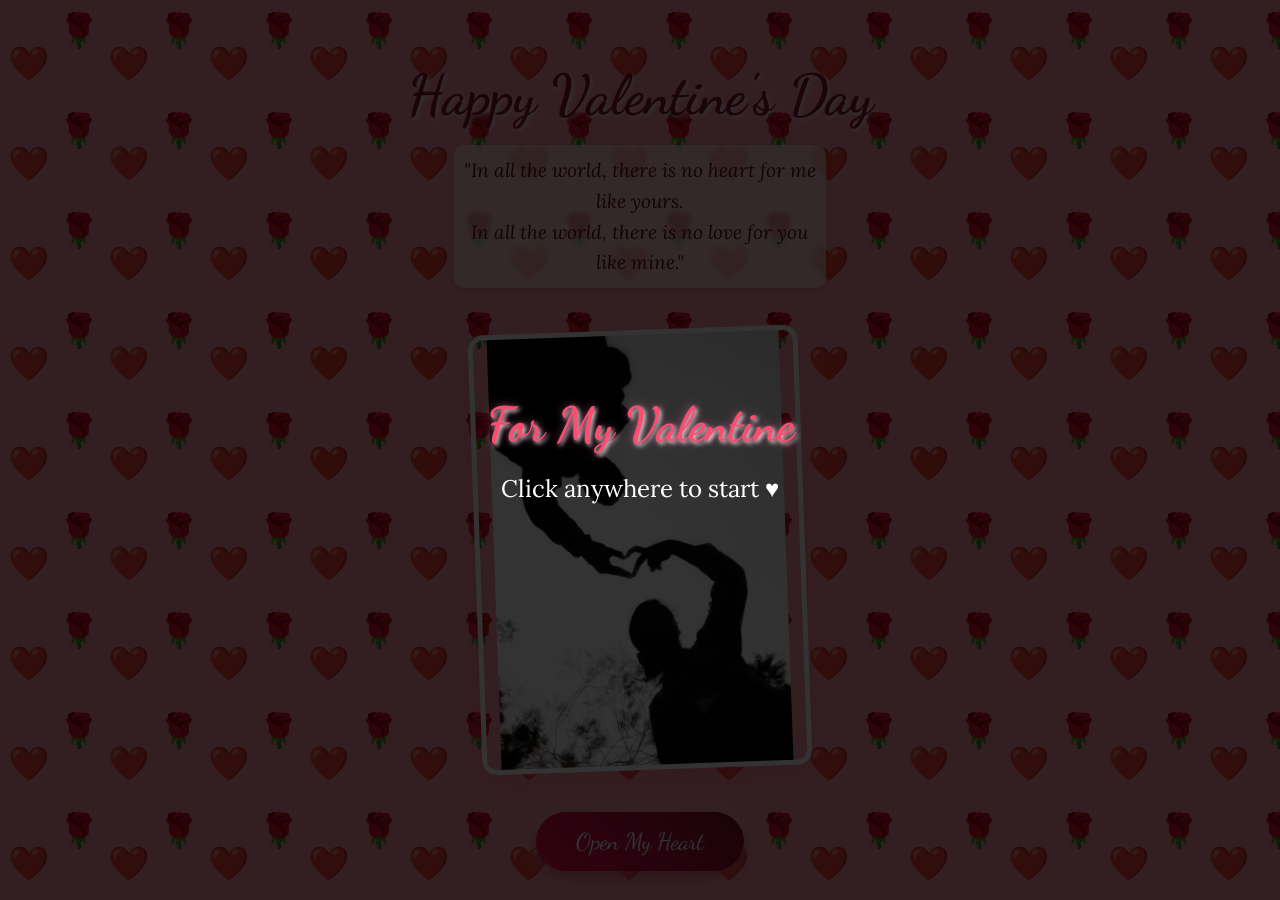
<file: index.html>
<!DOCTYPE html>
<html lang="en">

<head>
    <meta charset="UTF-8">
    <meta name="viewport" content="width=device-width, initial-scale=1.0">
    <title>For My Valentine</title>
    <link rel="stylesheet" href="css/style.css">
    <link
        href="https://fonts.googleapis.com/css2?family=Dancing+Script:wght@400;700&family=Lora:ital,wght@0,400;0,600;1,400&display=swap"
        rel="stylesheet">
</head>

<body>
    <div id="sparkles-container"></div>

    <div id="music-overlay"
        style="position: fixed; top: 0; left: 0; width: 100%; height: 100%; background: rgba(0,0,0,0.8); z-index: 9999; display: flex; justify-content: center; align-items: center; color: white; flex-direction: column; cursor: pointer;">
        <h1 style="font-family: var(--font-heading); font-size: 3rem; margin-bottom: 20px; color: #ff4d6d;">For My
            Valentine</h1>
        <p style="font-family: var(--font-body); font-size: 1.5rem; animation: pulse 1.5s infinite;">Click anywhere to
            start &hearts;</p>
    </div>

    <div class="landing-page">
        <div class="hero-text">
            <h1>Happy Valentine's Day</h1>
            <p class="quote">
                "In all the world, there is no heart for me like yours. <br>
                In all the world, there is no love for you like mine."
            </p>
        </div>

        <div class="hero-section">
            <div class="hero-image-container">
                <!-- Using hero-img.jpeg as the new hero image -->
                <img src="assets/images/hero-img.jpeg" alt="Us" class="hero-image">
            </div>
        </div>

        <div style="margin-top: 2rem;">
            <a href="pages/memory1.html" class="enter-btn" onclick="enterSite(event)">Open My Heart</a>
        </div>
    </div>

    <!-- Audio element for background music -->
    <!-- Using the first music track -->
    <!-- Audio element for background music -->
    <!-- Using the first music track -->
    <audio id="bg-music" loop>
        <source src="assets/music/landing-music.mp3" type="audio/mpeg">
        Your browser does not support the audio element.
    </audio>

    <script src="js/script.js"></script>
</body>

</html>
</file>
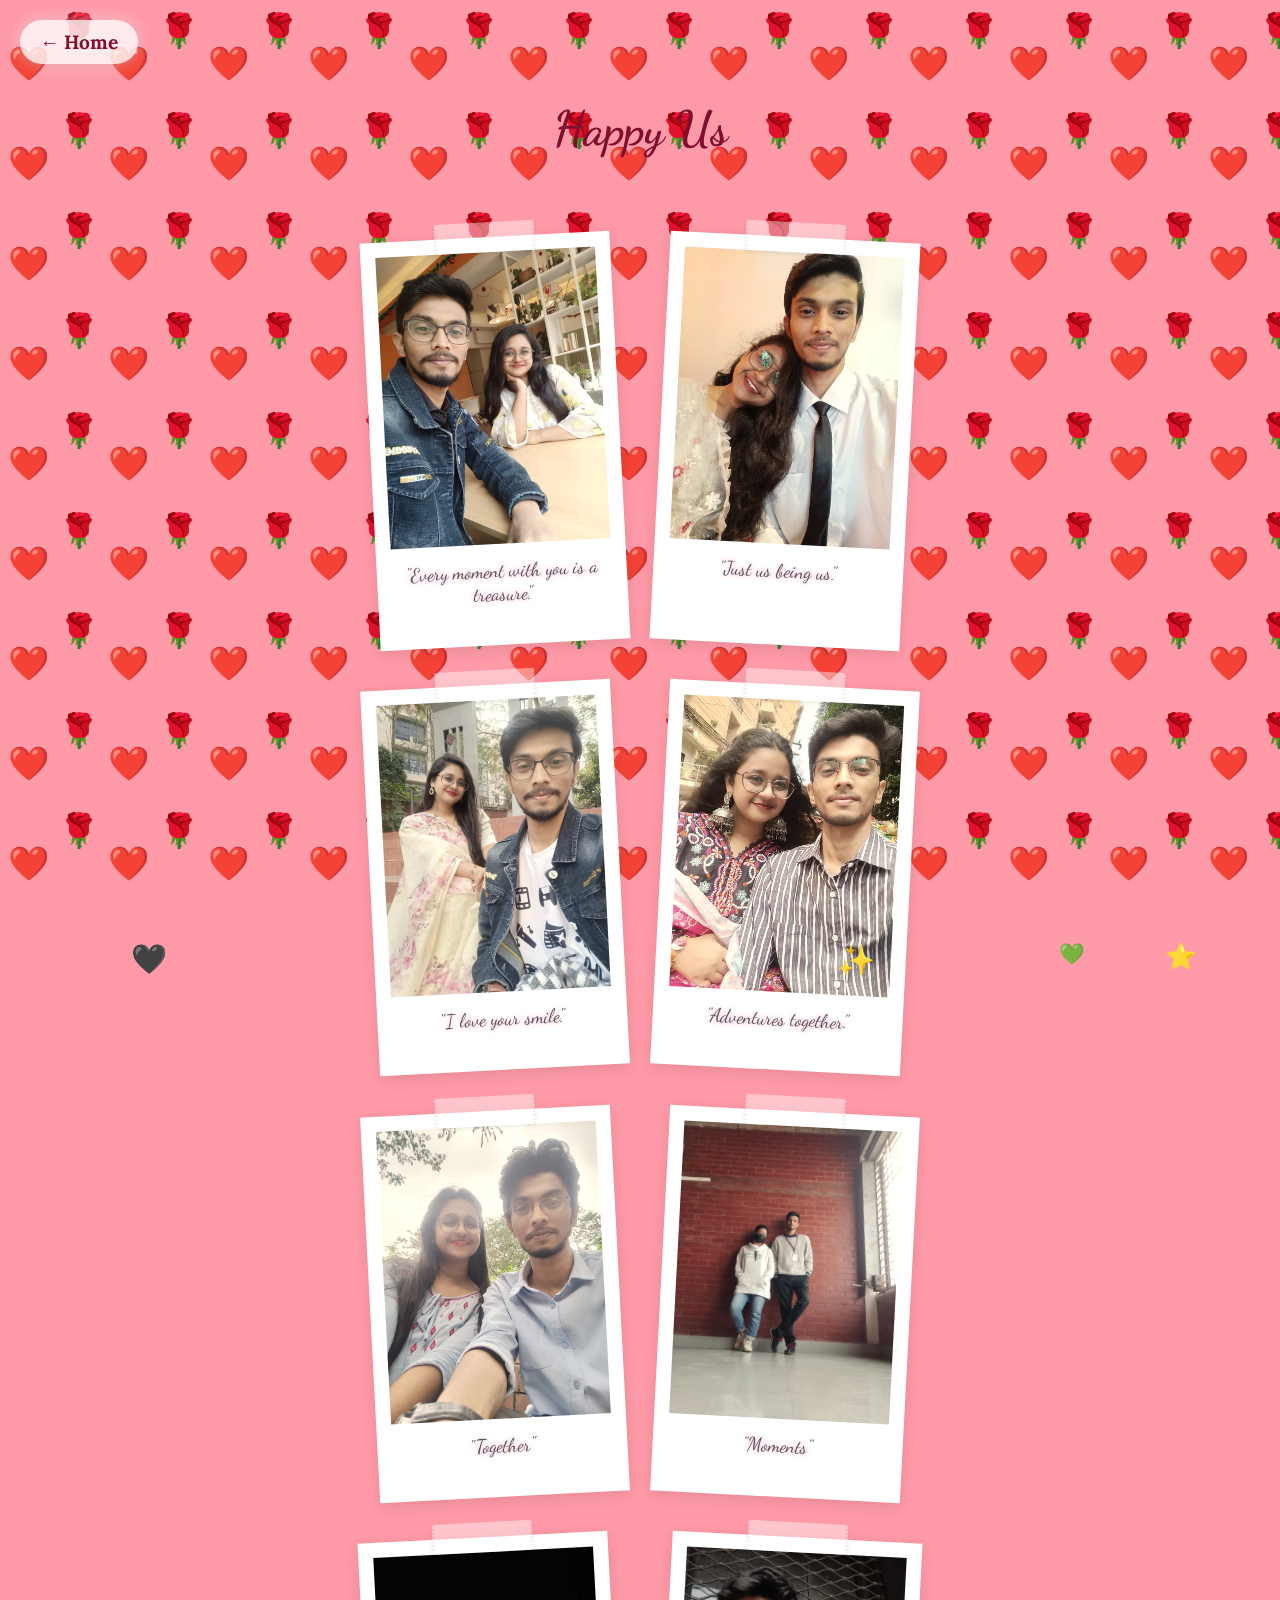
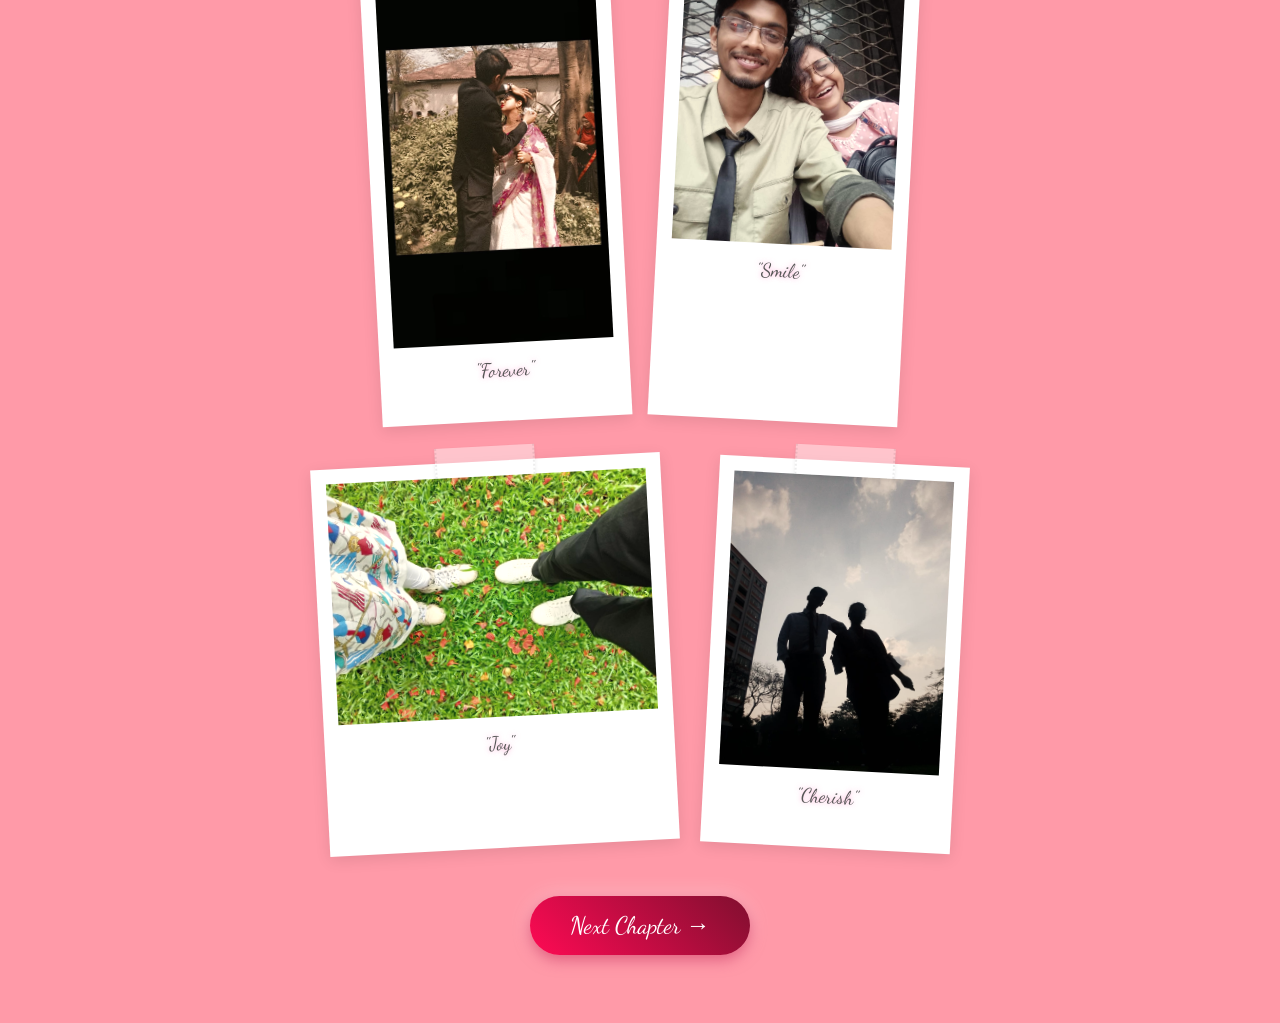
<file: pages/memory1.html>
<!DOCTYPE html>
<html lang="en">

<head>
    <meta charset="UTF-8">
    <meta name="viewport" content="width=device-width, initial-scale=1.0">
    <title>Our Memories - Part 1</title>
    <link rel="stylesheet" href="../css/style.css">
    <link
        href="https://fonts.googleapis.com/css2?family=Dancing+Script:wght@400;700&family=Lora:ital,wght@0,400;0,600;1,400&display=swap"
        rel="stylesheet">
</head>

<body>
    <div id="sparkles-container"></div>

    <!-- Navigation -->
    <nav style="position: absolute; top: 20px; left: 20px; z-index: 10;">
        <a href="../index.html" class="nav-link">&larr; Home</a>
    </nav>

    <div class="diary-container">
        <h2
            style="text-align: center; font-family: var(--font-heading); font-size: 3rem; margin: 5rem 0; color: var(--accent-color);">
            Happy Us</h2>

        <div class="diary-entries">
            <!-- Entry 1 -->
            <div class="diary-entry rotate-left">
                <div class="photo-frame">
                    <img src="../assets/images/img1.jpg" alt="Memory 1">
                    <div class="tape"></div>
                </div>
                <p class="caption">"Every moment with you is a treasure."</p>
            </div>

            <!-- Entry 2 -->
            <div class="diary-entry rotate-right">
                <div class="photo-frame">
                    <img src="../assets/images/img2.jpg" alt="Memory 2">
                    <div class="tape"></div>
                </div>
                <p class="caption">"Just us being us."</p>
            </div>

            <!-- Entry 3 -->
            <div class="diary-entry rotate-left">
                <div class="photo-frame">
                    <img src="../assets/images/img3.jpg" alt="Memory 3">
                    <div class="tape"></div>
                </div>
                <p class="caption">"I love your smile."</p>
            </div>
            <!-- Entry 4 -->
            <div class="diary-entry rotate-right">
                <div class="photo-frame">
                    <img src="../assets/images/img4.jpg" alt="Memory 4">
                    <div class="tape"></div>
                </div>
                <p class="caption">"Adventures together."</p>
            </div>
            <!-- Moved from Memory 3 -->
            <div class="diary-entry rotate-left">
                <div class="photo-frame">
                    <img src="../assets/images/WhatsApp Image 2026-02-11 at 8.39.10 PM.jpeg">
                    <div class="tape"></div>
                </div>
                <p class="caption">"Together"</p>
            </div>
            <div class="diary-entry rotate-right">
                <div class="photo-frame">
                    <img src="../assets/images/WhatsApp Image 2026-02-11 at 8.42.56 PM (1).jpeg">
                    <div class="tape"></div>
                </div>
                <p class="caption">"Moments"</p>
            </div>
            <div class="diary-entry rotate-left">
                <div class="photo-frame">
                    <img src="../assets/images/WhatsApp Image 2026-02-11 at 8.42.56 PM.jpeg">
                    <div class="tape"></div>
                </div>
                <p class="caption">"Forever"</p>
            </div>
            <div class="diary-entry rotate-right">
                <div class="photo-frame">
                    <img src="../assets/images/WhatsApp Image 2026-02-11 at 8.42.57 PM.jpeg">
                    <div class="tape"></div>
                </div>
                <p class="caption">"Smile"</p>
            </div>
            <div class="diary-entry rotate-left">
                <div class="photo-frame">
                    <img src="../assets/images/WhatsApp Image 2026-02-11 at 8.42.59 PM.jpeg">
                    <div class="tape"></div>
                </div>
                <p class="caption">"Joy"</p>
            </div>
            <div class="diary-entry rotate-right">
                <div class="photo-frame">
                    <img src="../assets/images/WhatsApp Image 2026-02-11 at 8.43.36 PM.jpeg">
                    <div class="tape"></div>
                </div>
                <p class="caption">"Cherish"</p>
            </div>
        </div>

        <div style="text-align: center; margin: 3rem 0;">
            <a href="memory2.html" class="enter-btn">Next Chapter &rarr;</a>
        </div>
    </div>

    <!-- Audio - Same track as Landing -->
    <audio id="bg-music" autoplay loop>
        <source src="../assets/music/music1.mp3" type="audio/mpeg">
    </audio>

    <script src="../js/script.js"></script>
    <script>
        // Attempt to play if autoplay matches persistence or just try
        const audio = document.getElementById('bg-music');
        if (audio) {
            audio.volume = 0.5;
            audio.play().catch(e => console.log("Autoplay blocked, waiting for interaction"));
        }
    </script>
</body>

</html>
</file>
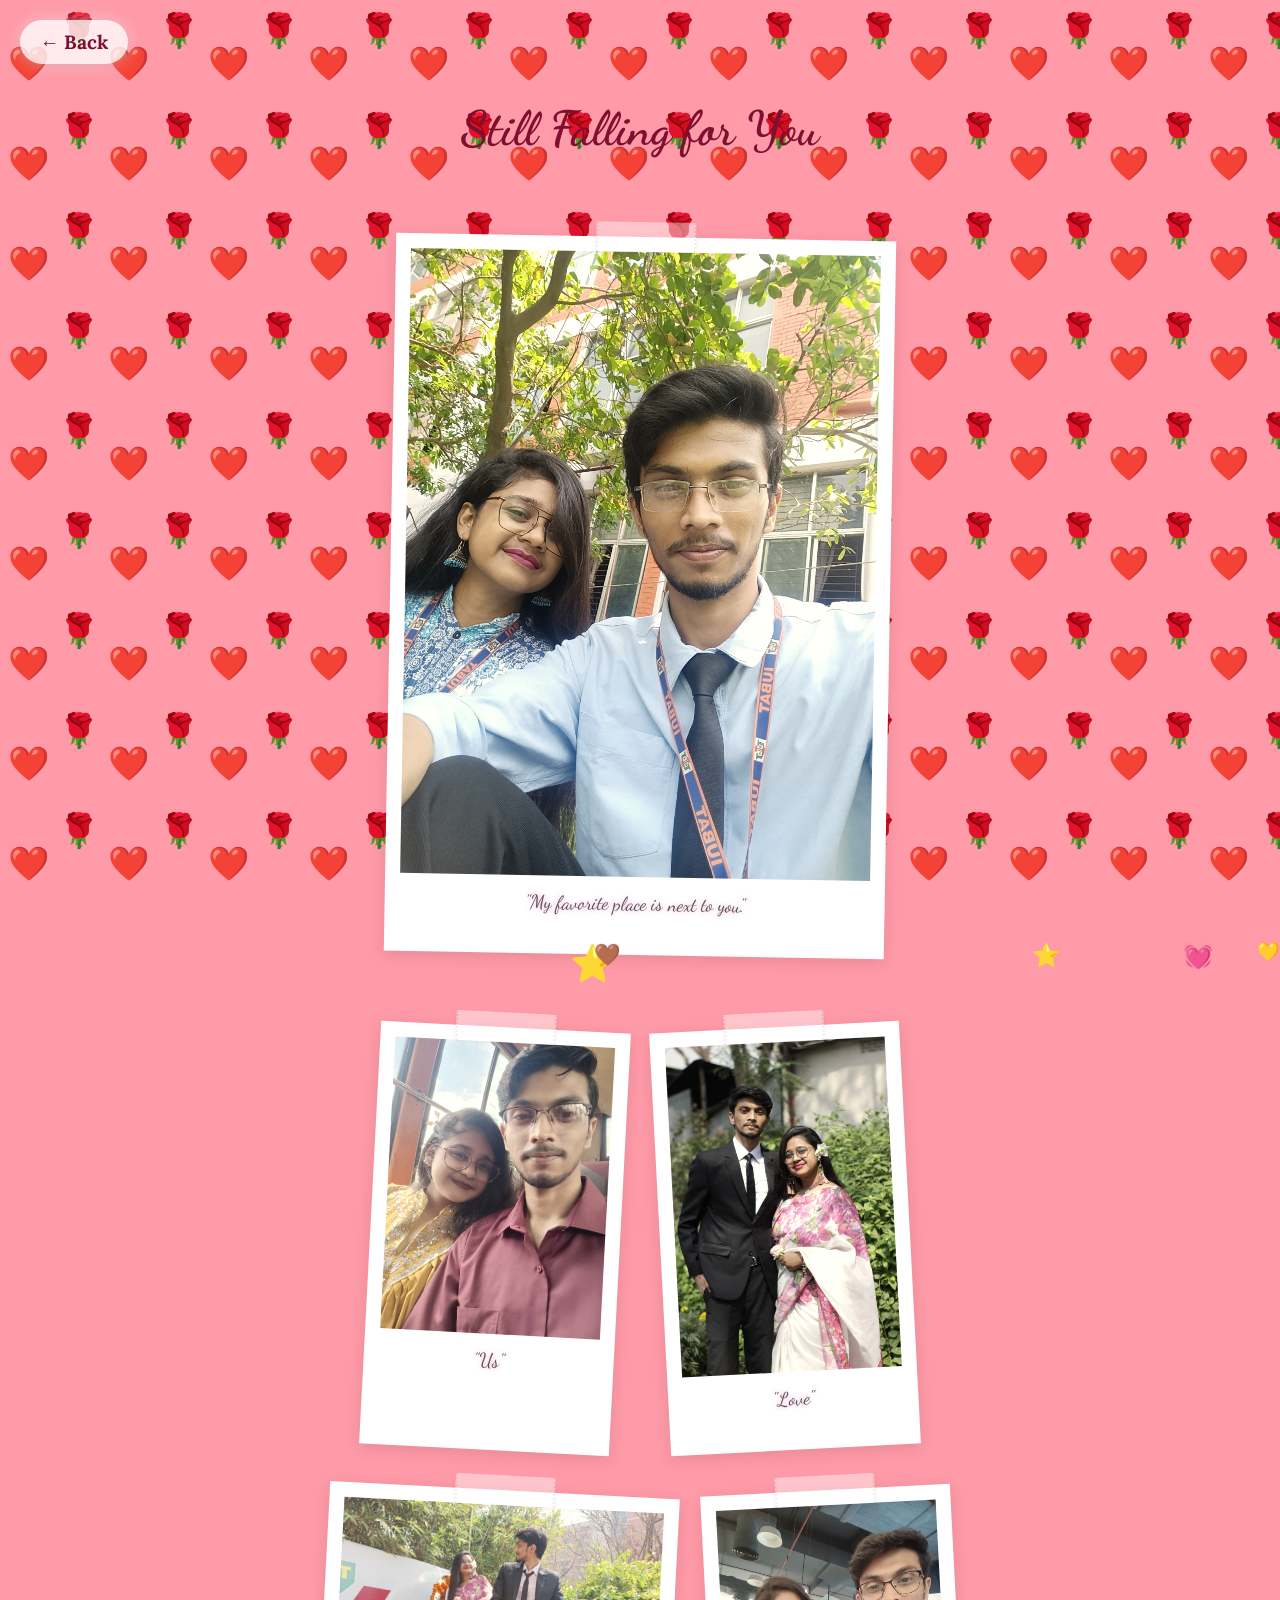
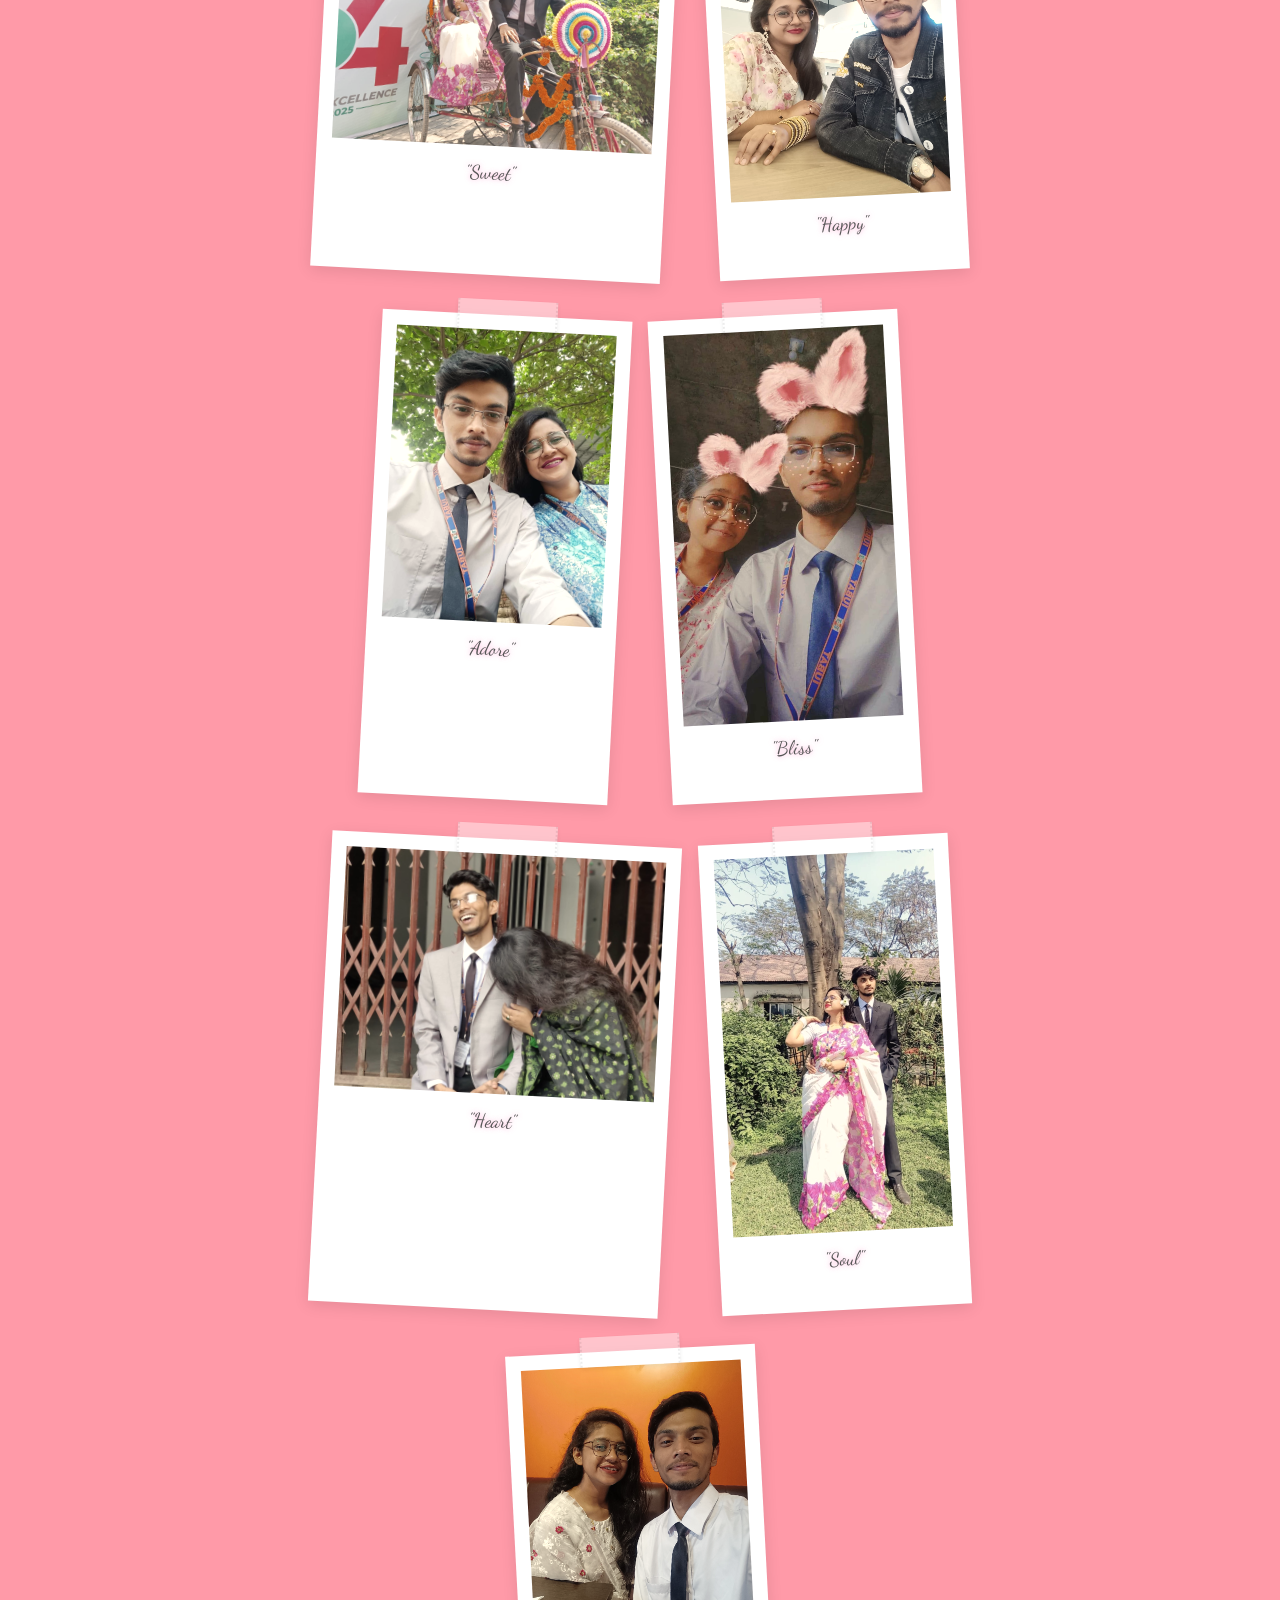
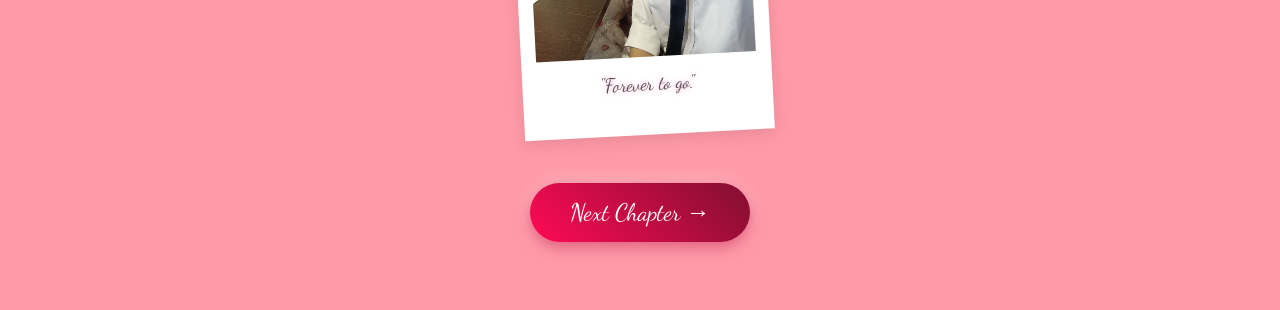
<file: pages/memory2.html>
<!DOCTYPE html>
<html lang="en">

<head>
    <meta charset="UTF-8">
    <meta name="viewport" content="width=device-width, initial-scale=1.0">
    <title>Our Memories - Part 2</title>
    <link rel="stylesheet" href="../css/style.css">
    <link
        href="https://fonts.googleapis.com/css2?family=Dancing+Script:wght@400;700&family=Lora:ital,wght@0,400;0,600;1,400&display=swap"
        rel="stylesheet">
</head>

<body>
    <div id="sparkles-container"></div>

    <nav style="position: absolute; top: 20px; left: 20px; z-index: 10;">
        <a href="memory1.html" class="nav-link">&larr; Back</a>
    </nav>

    <div class="diary-container">
        <h2
            style="text-align: center; font-family: var(--font-heading); font-size: 3rem; margin: 5rem 0; color: var(--accent-color);">
            Still Falling for You</h2>

        <div class="diary-entries">
            <!-- Large Feature -->
            <div class="diary-entry center-feature">
                <div class="photo-frame large">
                    <img src="../assets/images/img-large.jpg" alt="Special Memory">
                    <div class="tape"></div>
                </div>
                <p class="caption">"My favorite place is next to you."</p>
            </div>

            <!-- Un-gridded standard memories -->
            <div class="diary-entry rotate-right">
                <div class="photo-frame">
                    <img src="../assets/images/img5.jpg" alt="Us">
                    <div class="tape"></div>
                </div>
                <p class="caption">"Us"</p>
            </div>
            <div class="diary-entry rotate-left">
                <div class="photo-frame">
                    <img src="../assets/images/img6.jpg" alt="Love">
                    <div class="tape"></div>
                </div>
                <p class="caption">"Love"</p>
            </div>
            <div class="diary-entry rotate-right">
                <div class="photo-frame">
                    <img src="../assets/images/img7.jpg" alt="Sweet">
                    <div class="tape"></div>
                </div>
                <p class="caption">"Sweet"</p>
            </div>
            <div class="diary-entry rotate-left">
                <div class="photo-frame">
                    <img src="../assets/images/img9.jpg" alt="Happy">
                    <div class="tape"></div>
                </div>
                <p class="caption">"Happy"</p>
            </div>

            <!-- Moved from Memory 3 -->
            <div class="diary-entry rotate-right">
                <div class="photo-frame">
                    <img src="../assets/images/WhatsApp Image 2026-02-11 at 8.43.41 PM.jpeg">
                    <div class="tape"></div>
                </div>
                <p class="caption">"Adore"</p>
            </div>
            <div class="diary-entry rotate-left">
                <div class="photo-frame">
                    <img src="../assets/images/WhatsApp Image 2026-02-11 at 8.43.45 PM.jpeg">
                    <div class="tape"></div>
                </div>
                <p class="caption">"Bliss"</p>
            </div>
            <div class="diary-entry rotate-right">
                <div class="photo-frame">
                    <img src="../assets/images/WhatsApp Image 2026-02-11 at 8.43.52 PM.jpeg">
                    <div class="tape"></div>
                </div>
                <p class="caption">"Heart"</p>
            </div>
            <div class="diary-entry rotate-left">
                <div class="photo-frame">
                    <img src="../assets/images/WhatsApp Image 2026-02-11 at 8.43.54 PM.jpeg">
                    <div class="tape"></div>
                </div>
                <p class="caption">"Soul"</p>
            </div>

            <!-- Entry 10 -->
            <div class="diary-entry rotate-left">
                <div class="photo-frame">
                    <img src="../assets/images/img10.jpg" alt="Memory 10">
                    <div class="tape"></div>
                </div>
                <p class="caption">"Forever to go."</p>
            </div>
        </div>

        <div style="text-align: center; margin: 3rem 0;">
            <a href="memory3.html" class="enter-btn">Next Chapter &rarr;</a>
        </div>
    </div>

    <!-- Audio - Different track -->
    <audio id="bg-music" autoplay loop>
        <!-- Correcting filename if needed, assuming the list_dir output was accurate -->
        <source src="../assets/music/music2.mp3" type="audio/mpeg">
    </audio>

    <script src="../js/script.js"></script>
    <script>
        const audio = document.getElementById('bg-music');
        if (audio) {
            audio.volume = 0.5;
            audio.play().catch(e => console.log("Autoplay blocked, waiting for interaction"));
        }
    </script>
</body>

</html>
</file>
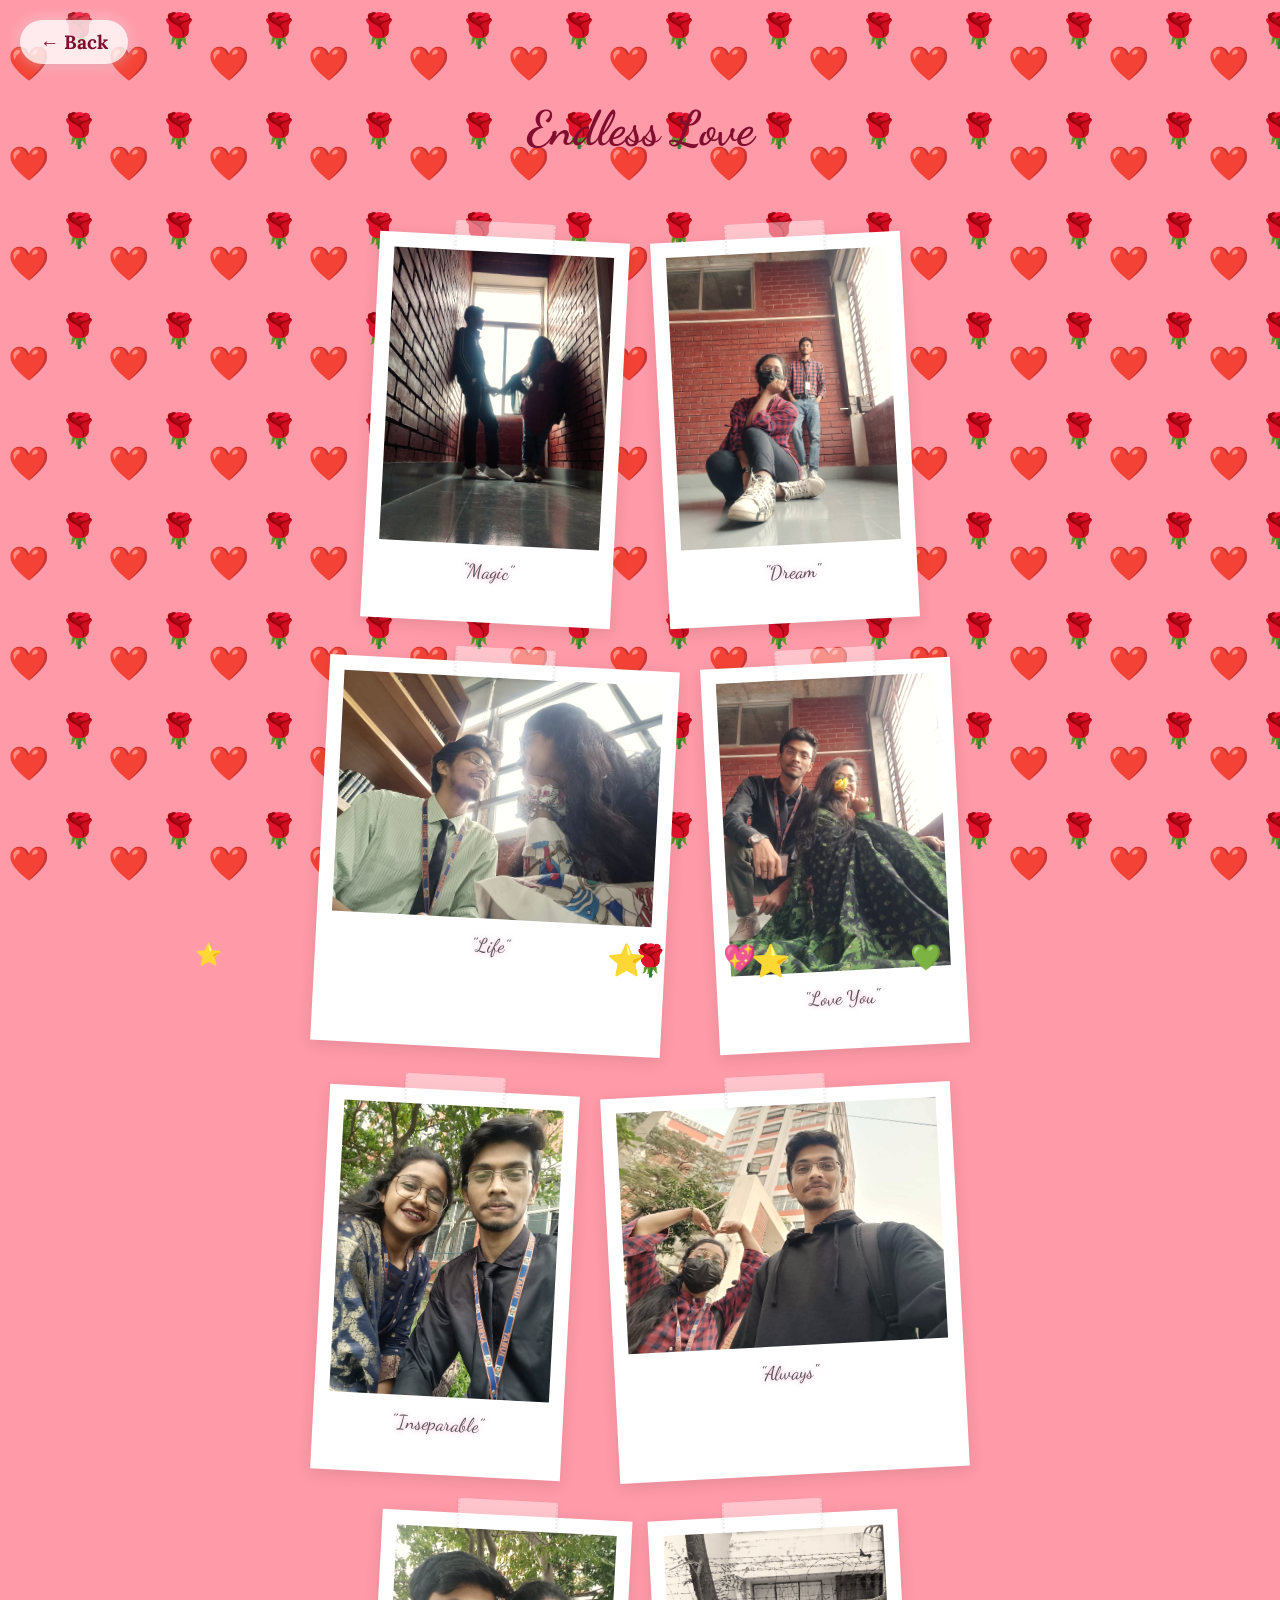
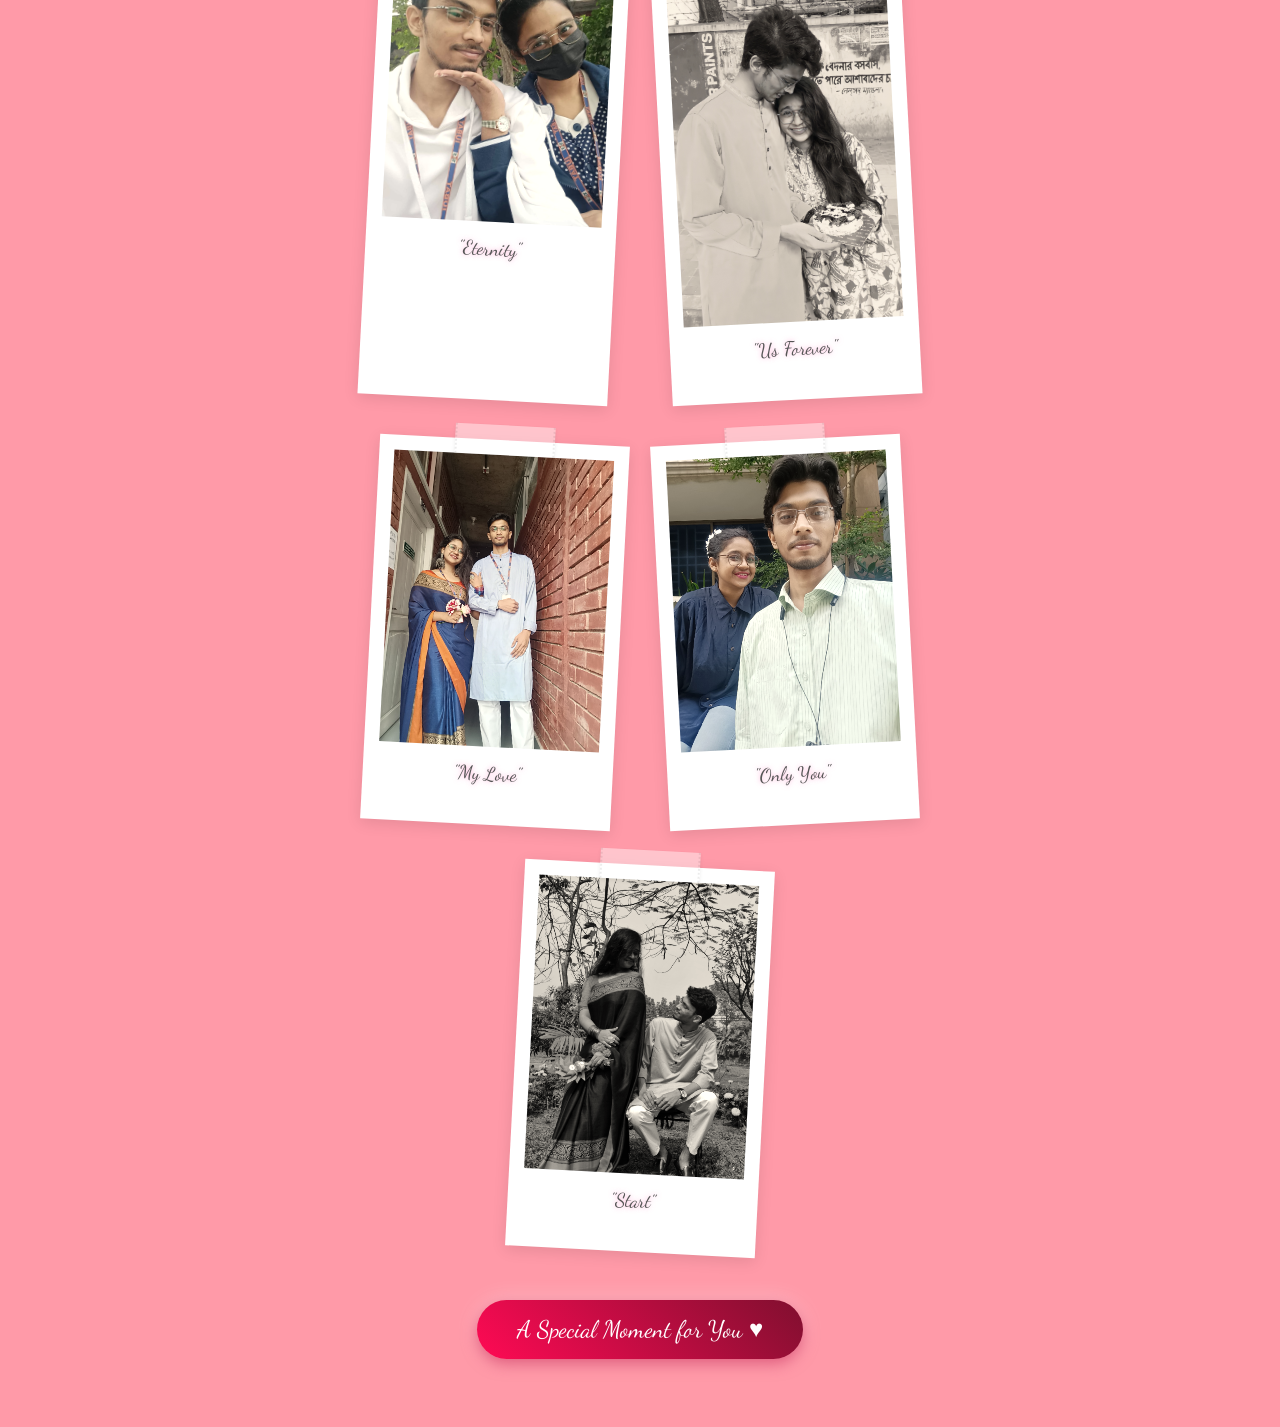
<file: pages/memory3.html>
<!DOCTYPE html>
<html lang="en">

<head>
    <meta charset="UTF-8">
    <meta name="viewport" content="width=device-width, initial-scale=1.0">
    <title>Our Memories - Part 3</title>
    <link rel="stylesheet" href="../css/style.css">
    <link
        href="https://fonts.googleapis.com/css2?family=Dancing+Script:wght@400;700&family=Lora:ital,wght@0,400;0,600;1,400&display=swap"
        rel="stylesheet">
</head>

<body>
    <div id="sparkles-container"></div>

    <nav style="position: absolute; top: 20px; left: 20px; z-index: 10;">
        <a href="memory2.html" class="nav-link">&larr; Back</a>
    </nav>

    <div class="diary-container">
        <h2
            style="text-align: center; font-family: var(--font-heading); font-size: 3rem; margin: 5rem 0; color: var(--accent-color); animation: pulseText 3s infinite alternate;">
            Endless Love</h2>

        <div class="diary-entries">
            <!-- First 10 entries moved to Memory 1 and 2 -->
            <div class="diary-entry rotate-right">
                <div class="photo-frame">
                    <img src="../assets/images/WhatsApp Image 2026-02-11 at 8.43.59 PM.jpeg">
                    <div class="tape"></div>
                </div>
                <p class="caption">"Magic"</p>
            </div>
            <div class="diary-entry rotate-left">
                <div class="photo-frame">
                    <img src="../assets/images/WhatsApp Image 2026-02-11 at 8.44.05 PM.jpeg">
                    <div class="tape"></div>
                </div>
                <p class="caption">"Dream"</p>
            </div>
            <div class="diary-entry rotate-right">
                <div class="photo-frame">
                    <img src="../assets/images/WhatsApp Image 2026-02-11 at 8.44.06 PM.jpeg">
                    <div class="tape"></div>
                </div>
                <p class="caption">"Life"</p>
            </div>
            <div class="diary-entry rotate-left">
                <div class="photo-frame">
                    <img src="../assets/images/WhatsApp Image 2026-02-11 at 8.44.10 PM.jpeg">
                    <div class="tape"></div>
                </div>
                <p class="caption">"Love You"</p>
            </div>
            <div class="diary-entry rotate-right">
                <div class="photo-frame">
                    <img src="../assets/images/WhatsApp Image 2026-02-11 at 8.44.13 PM (1).jpeg">
                    <div class="tape"></div>
                </div>
                <p class="caption">"Inseparable"</p>
            </div>
            <div class="diary-entry rotate-left">
                <div class="photo-frame">
                    <img src="../assets/images/WhatsApp Image 2026-02-11 at 8.44.13 PM.jpeg">
                    <div class="tape"></div>
                </div>
                <p class="caption">"Always"</p>
            </div>
            <div class="diary-entry rotate-right">
                <div class="photo-frame">
                    <img src="../assets/images/WhatsApp Image 2026-02-11 at 8.44.14 PM.jpeg">
                    <div class="tape"></div>
                </div>
                <p class="caption">"Eternity"</p>
            </div>
            <div class="diary-entry rotate-left">
                <div class="photo-frame">
                    <img src="../assets/images/image (11).jpg">
                    <div class="tape"></div>
                </div>
                <p class="caption">"Us Forever"</p>
            </div>
            <div class="diary-entry rotate-right">
                <div class="photo-frame">
                    <img src="../assets/images/image (12).jpg">
                    <div class="tape"></div>
                </div>
                <p class="caption">"My Love"</p>
            </div>
            <div class="diary-entry rotate-left">
                <div class="photo-frame">
                    <img src="../assets/images/image (13).jpg">
                    <div class="tape"></div>
                </div>
                <p class="caption">"Only You"</p>
            </div>
            <div class="diary-entry rotate-right">
                <div class="photo-frame">
                    <img src="../assets/images/hero.jpg">
                    <div class="tape"></div>
                </div>
                <p class="caption">"Start"</p>
            </div>
        </div>

        <div style="text-align: center; margin: 3rem 0;">
            <a href="memory4.html" class="enter-btn">A Special Moment for You &hearts;</a>
        </div>
    </div>

    <!-- Audio - Track 3 -->
    <audio id="bg-music" autoplay loop>
        <source src="../assets/music/music3.mp3" type="audio/mpeg">
    </audio>

    <script src="../js/script.js"></script>
    <script>
        const audio = document.getElementById('bg-music');
        if (audio) {
            audio.volume = 0.5;
            audio.play().catch(e => console.log("Autoplay blocked, waiting for interaction"));
        }
    </script>
</body>

</html>
</file>
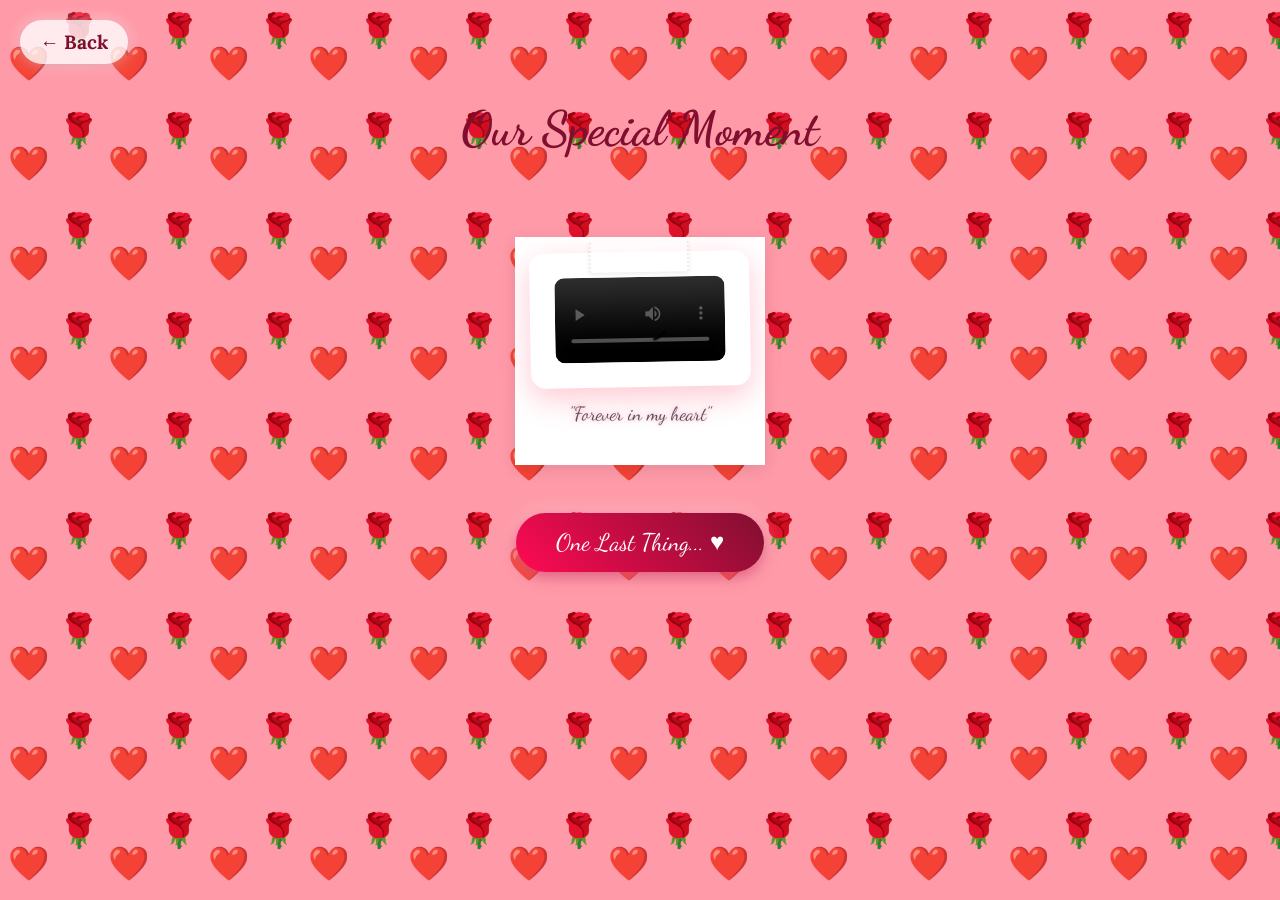
<file: pages/memory4.html>
<!DOCTYPE html>
<html lang="en">

<head>
    <meta charset="UTF-8">
    <meta name="viewport" content="width=device-width, initial-scale=1.0">
    <title>Our Memories - Part 4</title>
    <link rel="stylesheet" href="../css/style.css">
    <link
        href="https://fonts.googleapis.com/css2?family=Dancing+Script:wght@400;700&family=Lora:ital,wght@0,400;0,600;1,400&display=swap"
        rel="stylesheet">
</head>

<body>
    <div id="sparkles-container"></div>

    <!-- Navigation -->
    <nav style="position: absolute; top: 20px; left: 20px; z-index: 10;">
        <a href="memory3.html" class="nav-link">&larr; Back</a>
    </nav>

    <div class="diary-container">
        <h2
            style="text-align: center; font-family: var(--font-heading); font-size: 3rem; margin: 5rem 0; color: var(--accent-color); animation: pulseText 3s infinite alternate;">
            Our Special Moment</h2>

        <div class="diary-entries">
            <!-- Video Entry -->
            <div class="diary-entry" style="max-width: 600px; margin: 0 auto;">
                <div class="photo-frame"
                    style="padding: 20px; background: white; border-radius: 15px; box-shadow: 0 10px 30px rgba(255, 77, 109, 0.3); border: 5px solid white; transform: rotate(-1deg);">
                    <video autoplay loop controls style="width: 100%; border-radius: 10px; display: block;"
                        controlsList="nodownload">
                        <source src="../assets/videos/WhatsApp Video 2026-02-13 at 6.30.53 PM.mp4" type="video/mp4">
                        Your browser does not support the video tag.
                    </video>
                    <div class="tape"></div>
                </div>
                <p class="caption">"Forever in my heart"</p>
            </div>
        </div>

        <div style="text-align: center; margin: 3rem 0;">
            <a href="proposal.html" class="enter-btn">One Last Thing... &hearts;</a>
        </div>
    </div>

    <script>
        // Disable auto-scroll for this page - must be globally accessible
        window.autoScrollDisabled = true;
    </script>
    <script src="../js/script.js"></script>
    <script>
        // Explicitly stop any auto-scroll that might have started
        document.addEventListener('DOMContentLoaded', () => {
            // Clear any intervals that might be running
            const highestId = window.setTimeout(() => {
                for (let i = highestId; i >= 0; i--) {
                    window.clearInterval(i);
                }
            }, 0);

            // Prevent any scrolling
            window.scrollTo(0, 0);
        });

        // Attempt to play video with sound
        const video = document.querySelector('video');
        if (video) {
            video.muted = false; // Ensure video is not muted
            video.volume = 0.7; // Set volume
            video.play().catch(e => console.log("Autoplay blocked, user interaction needed"));
        }
    </script>
    <style>
        /* Mobile responsive styles for video frame */
        @media (max-width: 768px) {
            .diary-entry {
                max-width: 95% !important;
                margin: 0 auto !important;
            }

            .photo-frame {
                padding: 10px !important;
            }

            h2 {
                font-size: 2rem !important;
                margin: 3rem 0 !important;
            }
        }
    </style>
</body>

</html>
</file>
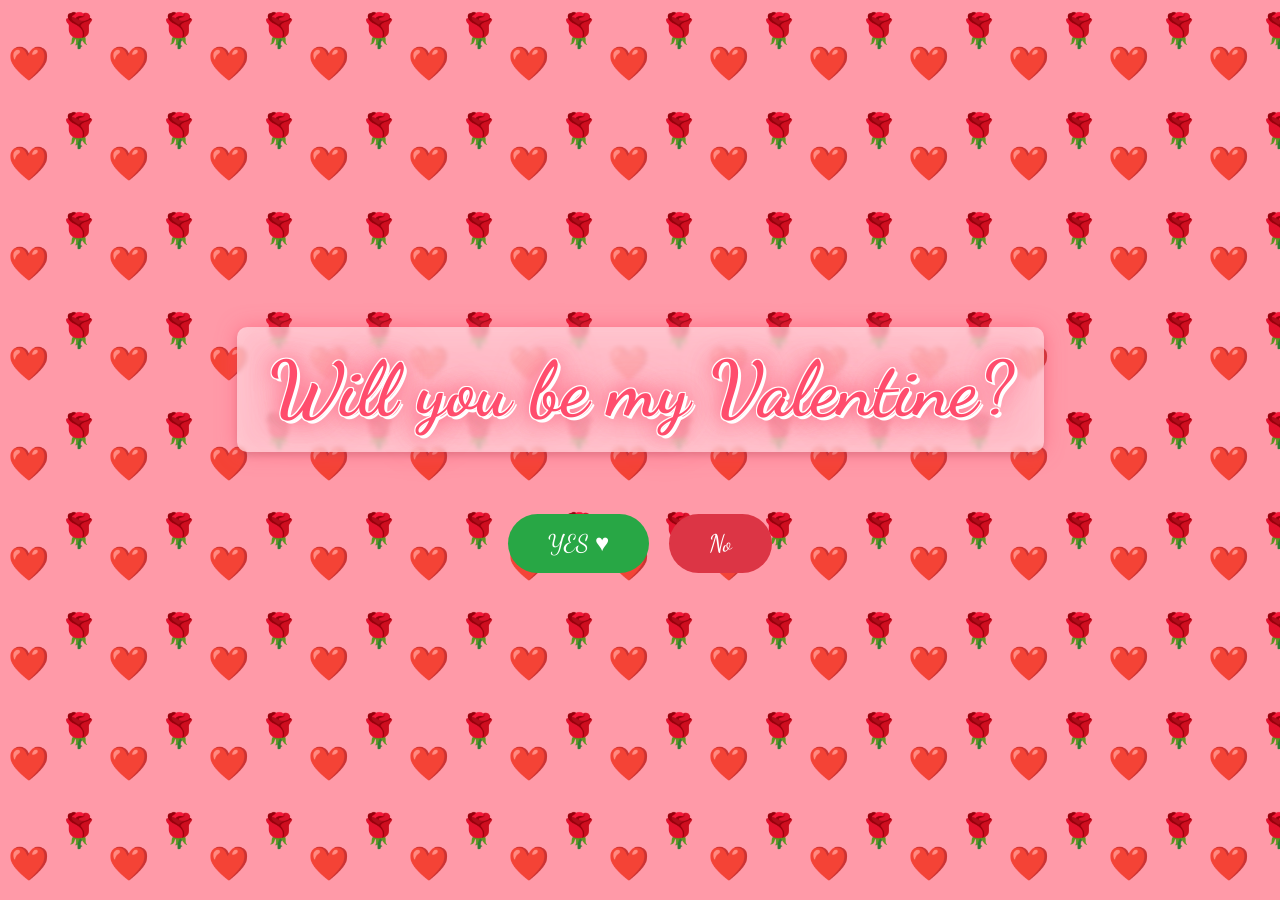
<file: pages/proposal.html>
<!DOCTYPE html>
<html lang="en">

<head>
    <meta charset="UTF-8">
    <meta name="viewport" content="width=device-width, initial-scale=1.0">
    <title>Be My Valentine?</title>
    <link rel="stylesheet" href="../css/style.css">
    <link
        href="https://fonts.googleapis.com/css2?family=Dancing+Script:wght@400;700&family=Lora:ital,wght@0,400;0,600;1,400&display=swap"
        rel="stylesheet">
</head>

<body>
    <div id="sparkles-container"></div>

    <div class="proposal-container">
        <h1 class="proposal-header">Will you be my Valentine?</h1>

        <div class="buttons">
            <button class="yes-btn" onclick="sayYes()">YES &hearts;</button>
            <button class="no-btn" onclick="moveButton(this)">No</button>
        </div>
    </div>

    <div id="success-message">
        <h1 style="font-family: var(--font-heading); font-size: 4rem; color: #ff4d6d; margin-bottom: 20px;">I Knew It!
            &hearts;</h1>
        <p
            style="font-family: var(--font-body); font-size: 2rem; text-align: center; max-width: 800px; line-height: 1.5;">
            "We will stay forever."
        </p>
        <p style="margin-top: 30px; font-size: 1.2rem;">(You are stuck with me now!)</p>
    </div>

    <!-- Background Music -->
    <audio id="bg-music" autoplay loop>
        <source src="../assets/music/music3.mp3" type="audio/mpeg">
    </audio>

    <script src="../js/script.js"></script>
    <script>
        // Check if proposal was already accepted and page is being refreshed
        if (localStorage.getItem('proposalAccepted') === 'true') {
            // Clear the flag and redirect to landing page
            localStorage.removeItem('proposalAccepted');
            window.location.href = '../index.html';
        }

        const audio = document.getElementById('bg-music');
        if (audio) {
            audio.volume = 0.5;
            audio.play().catch(e => console.log("Autoplay blocked"));
        }
    </script>
</body>

</html>
</file>
<file: css/style.css>
:root {
    --primary-color: #ff0a54;
    --secondary-color: #ff477e;
    --bg-color: #ff9aa8;
    /* Even more intense reddish background */
    --text-color: #590d22;
    --accent-color: #800f2f;
    --font-heading: 'Dancing Script', cursive;
    --font-body: 'Lora', serif;
}

* {
    margin: 0;
    padding: 0;
    box-sizing: border-box;
}

body {
    background-color: var(--bg-color);
    /* Adding a subtle pattern of hearts/roses */
    background-image: url("data:image/svg+xml,%3Csvg width='60' height='60' viewBox='0 0 60 60' xmlns='http://www.w3.org/2000/svg'%3E%3Ctext x='5' y='45' font-size='20'%3E❤️%3C/text%3E%3Ctext x='35' y='25' font-size='20'%3E🌹%3C/text%3E%3C/svg%3E");
    background-repeat: repeat;
    background-attachment: fixed;
    background-size: 100px 100px;

    color: var(--text-color);
    font-family: var(--font-body);
    overflow-x: hidden;
    min-height: 100vh;
    display: flex;
    flex-direction: column;
}

/* Sparkles Container (keep existing but maybe adjust if needed) */
#sparkles-container {
    position: fixed;
    top: 0;
    left: 0;
    width: 100%;
    height: 100%;
    pointer-events: none;
    z-index: -1;
    overflow: hidden;
}

.sparkle {
    position: absolute;
    background: white;
    border-radius: 50%;
    opacity: 0;
    animation: sparkleAnim 2s infinite ease-in-out;
}

/* Falling Emoji Styles */
.falling-emoji {
    position: fixed;
    top: -50px;
    z-index: 1000;
    /* Ensure they fall over everything */
    pointer-events: none;
    animation: fall linear forwards;
    font-size: 24px;
}

@keyframes fall {
    to {
        transform: translateY(110vh) rotate(360deg);
    }
}

@keyframes sparkleAnim {
    0% {
        transform: scale(0);
        opacity: 0;
    }

    50% {
        transform: scale(1);
        opacity: 0.8;
    }

    100% {
        transform: scale(0);
        opacity: 0;
    }
}

/* Landing Page Styles */
.landing-page {
    height: 100vh;
    display: flex;
    flex-direction: column;
    justify-content: center;
    align-items: center;
    text-align: center;
    position: relative;
    padding: 20px;
}

.hero-section {
    margin-bottom: 2rem;
    position: relative;
    max-width: 350px;
    /* Force portrait width */
    width: 100%;
    margin: 0 auto;
    /* Center it */
    padding: 10px;
}

.hero-image-container {
    width: 100%;
    /* Remove max-height constraint to let it flow naturally with width */
    height: auto;
    /* Force portrait aspect ratio */
    aspect-ratio: 3/4;
    overflow: hidden;
    border-radius: 15px;
    box-shadow: 0 10px 30px rgba(255, 77, 109, 0.3);
    border: 5px solid white;
    transform: rotate(-2deg);
    transition: transform 0.5s ease;
}

.hero-image-container:hover {
    transform: rotate(0deg) scale(1.02);
}

.hero-image {
    width: 100%;
    height: 100%;
    /* Fill the container */
    object-fit: contain;
    /* Ensure full image is visible without cutting */
    object-position: center;
    display: block;
}

/* Proposal Page Styles */
.proposal-container {
    height: 100vh;
    display: flex;
    flex-direction: column;
    justify-content: center;
    align-items: center;
    text-align: center;
    position: relative;
    overflow: hidden;
}

.buttons {
    display: flex;
    gap: 20px;
    margin-top: 30px;
    position: relative;
    /* Ensure buttons context is correct */
    width: 100%;
    justify-content: center;
}

.yes-btn {
    background-color: #28a745;
    color: white;
    padding: 15px 40px;
    font-size: 1.5rem;
    border: none;
    border-radius: 50px;
    cursor: pointer;
    font-family: var(--font-heading);
    transition: transform 0.3s;
    z-index: 10;
}

.yes-btn:hover {
    transform: scale(1.1);
    box-shadow: 0 0 15px rgba(40, 167, 69, 0.6);
}

.no-btn {
    background-color: #dc3545;
    color: white;
    padding: 15px 40px;
    font-size: 1.5rem;
    border: none;
    border-radius: 50px;
    cursor: pointer;
    font-family: var(--font-heading);
    position: relative;
    transition: all 0.2s ease;
    z-index: 10;
}

#success-message {
    position: fixed;
    top: 0;
    left: 0;
    width: 100%;
    height: 100%;
    background: rgba(0, 0, 0, 0.9);
    color: white;
    display: flex;
    flex-direction: column;
    justify-content: center;
    align-items: center;
    z-index: 10000;
    opacity: 0;
    pointer-events: none;
    transition: opacity 1s ease;
}

#success-message.visible {
    opacity: 1;
    pointer-events: auto;
}

.proposal-header {
    font-family: var(--font-heading);
    /* Responsive font size */
    font-size: clamp(2.5rem, 6vw, 5rem);
    color: #ff4d6d;
    text-shadow:
        3px 3px 0 #fff,
        -1px -1px 0 #fff,
        1px -1px 0 #fff,
        -1px 1px 0 #fff,
        1px 1px 0 #fff,
        0 0 20px rgba(255, 77, 109, 0.9),
        0 0 40px rgba(255, 77, 109, 0.7);
    filter: drop-shadow(0 0 10px rgba(255, 77, 109, 0.8));
    margin-bottom: 2rem;
    animation: pulseText 2s infinite alternate;
    /* Match landing page quote background */
    background: rgba(255, 240, 243, 0.6);
    padding: 1rem 2rem;
    border-radius: 10px;
    backdrop-filter: blur(2px);
    box-shadow: 0 4px 6px rgba(0, 0, 0, 0.1);
}

.hero-text {
    margin-top: 2rem;
}

h1 {
    font-family: var(--font-heading);
    font-size: 3.5rem;
    color: var(--accent-color);
    text-shadow: 2px 2px 4px rgba(255, 255, 255, 0.8), 0 0 10px rgba(255, 105, 180, 0.5);
    /* Glow effect */
    margin-bottom: 1rem;
    animation: fadeIn 2s ease, pulseText 3s infinite ease-in-out;
}

.quote {
    font-size: 1.2rem;
    font-style: italic;
    color: var(--text-color);
    max-width: 80%;
    margin: 0 auto 2rem;
    line-height: 1.6;
    background: rgba(255, 240, 243, 0.6);
    /* Semi-transparent background */
    padding: 10px;
    border-radius: 10px;
    backdrop-filter: blur(2px);
    box-shadow: 0 4px 6px rgba(0, 0, 0, 0.1);
}

.enter-btn {
    background: linear-gradient(45deg, var(--primary-color), var(--accent-color));
    color: white;
    border: none;
    padding: 15px 40px;
    font-size: 1.5rem;
    font-family: var(--font-heading);
    border-radius: 50px;
    cursor: pointer;
    box-shadow: 0 5px 15px rgba(201, 24, 74, 0.4);
    transition: transform 0.3s, box-shadow 0.3s;
    text-decoration: none;
    display: inline-block;
    animation: pulse 2s infinite, pulseText 2s infinite ease-in-out;
    box-shadow: 0 5px 15px rgba(201, 24, 74, 0.6), 0 0 20px rgba(255, 255, 255, 0.5);
    /* Enhanced glow */
}

.enter-btn:hover {
    transform: translateY(-3px);
    box-shadow: 0 8px 20px rgba(201, 24, 74, 0.6);
}

/* Animations */
@keyframes pulse {
    0% {
        transform: scale(1);
    }

    50% {
        transform: scale(1.05);
    }

    100% {
        transform: scale(1);
    }
}

@keyframes fadeIn {
    from {
        opacity: 0;
        transform: translateY(20px);
    }

    to {
        opacity: 1;
        transform: translateY(0);
    }
}

@keyframes pulseText {
    0% {
        transform: scale(1);
        text-shadow: 2px 2px 4px rgba(255, 255, 255, 0.8);
    }

    50% {
        transform: scale(1.05);
        text-shadow: 2px 2px 10px rgba(255, 255, 255, 1), 0 0 20px rgba(255, 105, 180, 0.6);
    }

    100% {
        transform: scale(1);
        text-shadow: 2px 2px 4px rgba(255, 255, 255, 0.8);
    }
}

/* Mobile Responsiveness */
@media (max-width: 768px) {
    h1 {
        font-size: 2.5rem;
    }

    .hero-image-container {
        max-height: 40vh;
    }
}

/* Diary Styles */
.diary-container {
    max-width: 800px;
    margin: 0 auto;
    padding: 20px;
    position: relative;
    z-index: 1;
    /* Above sparkles */
}

.diary-entries {
    display: flex;
    flex-wrap: wrap;
    justify-content: center;
    gap: 40px;
}

.diary-entry {
    background: white;
    padding: 15px 15px 40px 15px;
    /* Polaroid style bottom padding */
    box-shadow: 0 4px 15px rgba(0, 0, 0, 0.1);
    transform-origin: center;
    transition: transform 0.3s ease, z-index 0.3s;
    position: relative;
    width: 250px;
}

.diary-entry.landscape {
    width: 350px;
    /* Wider frame for landscape images */
}

.diary-entry:hover {
    transform: scale(1.1) rotate(0deg) !important;
    z-index: 10;
    box-shadow: 0 10px 25px rgba(201, 24, 74, 0.4);
}

.rotate-left {
    transform: rotate(-3deg);
}

.rotate-right {
    transform: rotate(3deg);
}

.photo-frame img {
    width: 100%;
    height: auto;
    display: block;
    filter: sepia(20%);
    /* Nostalgic feel */
}

/* Navigation Styles */
nav {
    margin-bottom: 2rem;
    /* Add margin after back button */
}

/* Tape Effect */
.tape {
    position: absolute;
    top: -15px;
    left: 50%;
    transform: translateX(-50%);
    width: 100px;
    height: 30px;
    background-color: rgba(255, 255, 255, 0.6);
    border-left: 2px dotted rgba(0, 0, 0, 0.1);
    border-right: 2px dotted rgba(0, 0, 0, 0.1);
    box-shadow: 0 2px 4px rgba(0, 0, 0, 0.1);
    opacity: 0.7;
}

.caption {
    font-family: 'Dancing Script', cursive;
    text-align: center;
    margin-top: 15px;
    font-size: 1.2rem;
    color: #555;
    line-height: 1.2;
    /* Glow and scaling effect */
    text-shadow: 0 0 5px rgba(255, 105, 180, 0.6);
    animation: pulseText 3s infinite alternate;
    transform-origin: center;
}

.caption:hover {
    transform: scale(1.1);
    color: var(--primary-color);
}

/* Large feature */
.center-feature {
    width: 100%;
    max-width: 500px;
    transform: rotate(1deg);
    margin-bottom: 2rem;
}

/* Grid Layout for lots of photos */
.photo-grid {
    display: flex;
    flex-wrap: wrap;
    justify-content: center;
    gap: 20px;
    width: 100%;
}

.mini {
    width: 180px;
    padding: 10px 10px 30px 10px;
}

.polaroid {
    width: 100%;
    display: block;
}

/* Mobile Adjustments */
@media (max-width: 600px) {
    .diary-entries {
        gap: 25px;
    }

    .diary-entry {
        width: 100%;
        max-width: 320px;
    }

    .mini {
        width: 45%;
    }
}

/* Navigation Links */
.nav-link {
    text-decoration: none;
    color: var(--accent-color);
    font-weight: bold;
    font-size: 1.2rem;
    background: rgba(255, 255, 255, 0.8);
    padding: 10px 20px;
    border-radius: 30px;
    box-shadow: 0 2px 10px rgba(0, 0, 0, 0.1), 0 0 15px rgba(255, 255, 255, 0.5);
    transition: all 0.3s ease;
    display: inline-block;
}

.nav-link:hover {
    transform: scale(1.1);
    background: white;
    box-shadow: 0 5px 15px rgba(201, 24, 74, 0.4), 0 0 20px rgba(255, 255, 255, 0.8);
    color: var(--primary-color);
}
</file>
